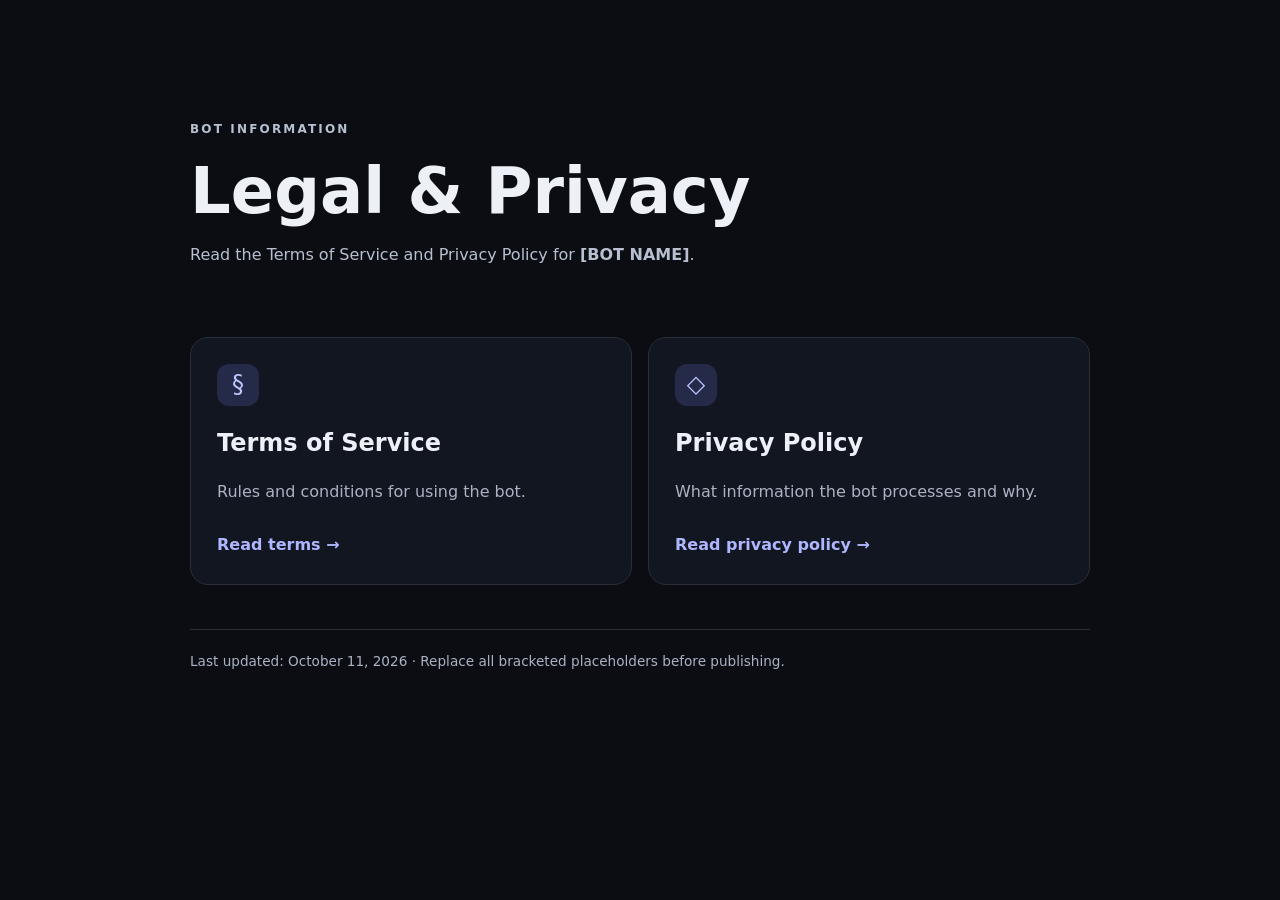
<file: index.html>
<!doctype html>
<html lang="en">
<head>
  <meta charset="utf-8">
  <meta name="viewport" content="width=device-width, initial-scale=1">
  <meta name="theme-color" content="#5865f2">
  <title>Bot Legal Information</title>
  <link rel="stylesheet" href="style.css">
</head>
<body>
  <main class="shell">
    <header class="hero">
      <p class="eyebrow">BOT INFORMATION</p>
      <h1>Legal &amp; Privacy</h1>
      <p>Read the Terms of Service and Privacy Policy for <strong>[BOT NAME]</strong>.</p>
    </header>
    <nav class="cards" aria-label="Legal pages">
      <a class="card" href="terms.html">
        <span class="symbol">§</span>
        <h2>Terms of Service</h2>
        <p>Rules and conditions for using the bot.</p>
        <span class="link-label">Read terms →</span>
      </a>
      <a class="card" href="privacy.html">
        <span class="symbol">◇</span>
        <h2>Privacy Policy</h2>
        <p>What information the bot processes and why.</p>
        <span class="link-label">Read privacy policy →</span>
      </a>
    </nav>
    <footer>Last updated: October 11, 2026 · Replace all bracketed placeholders before publishing.</footer>
  </main>
</body>
</html>
</file>
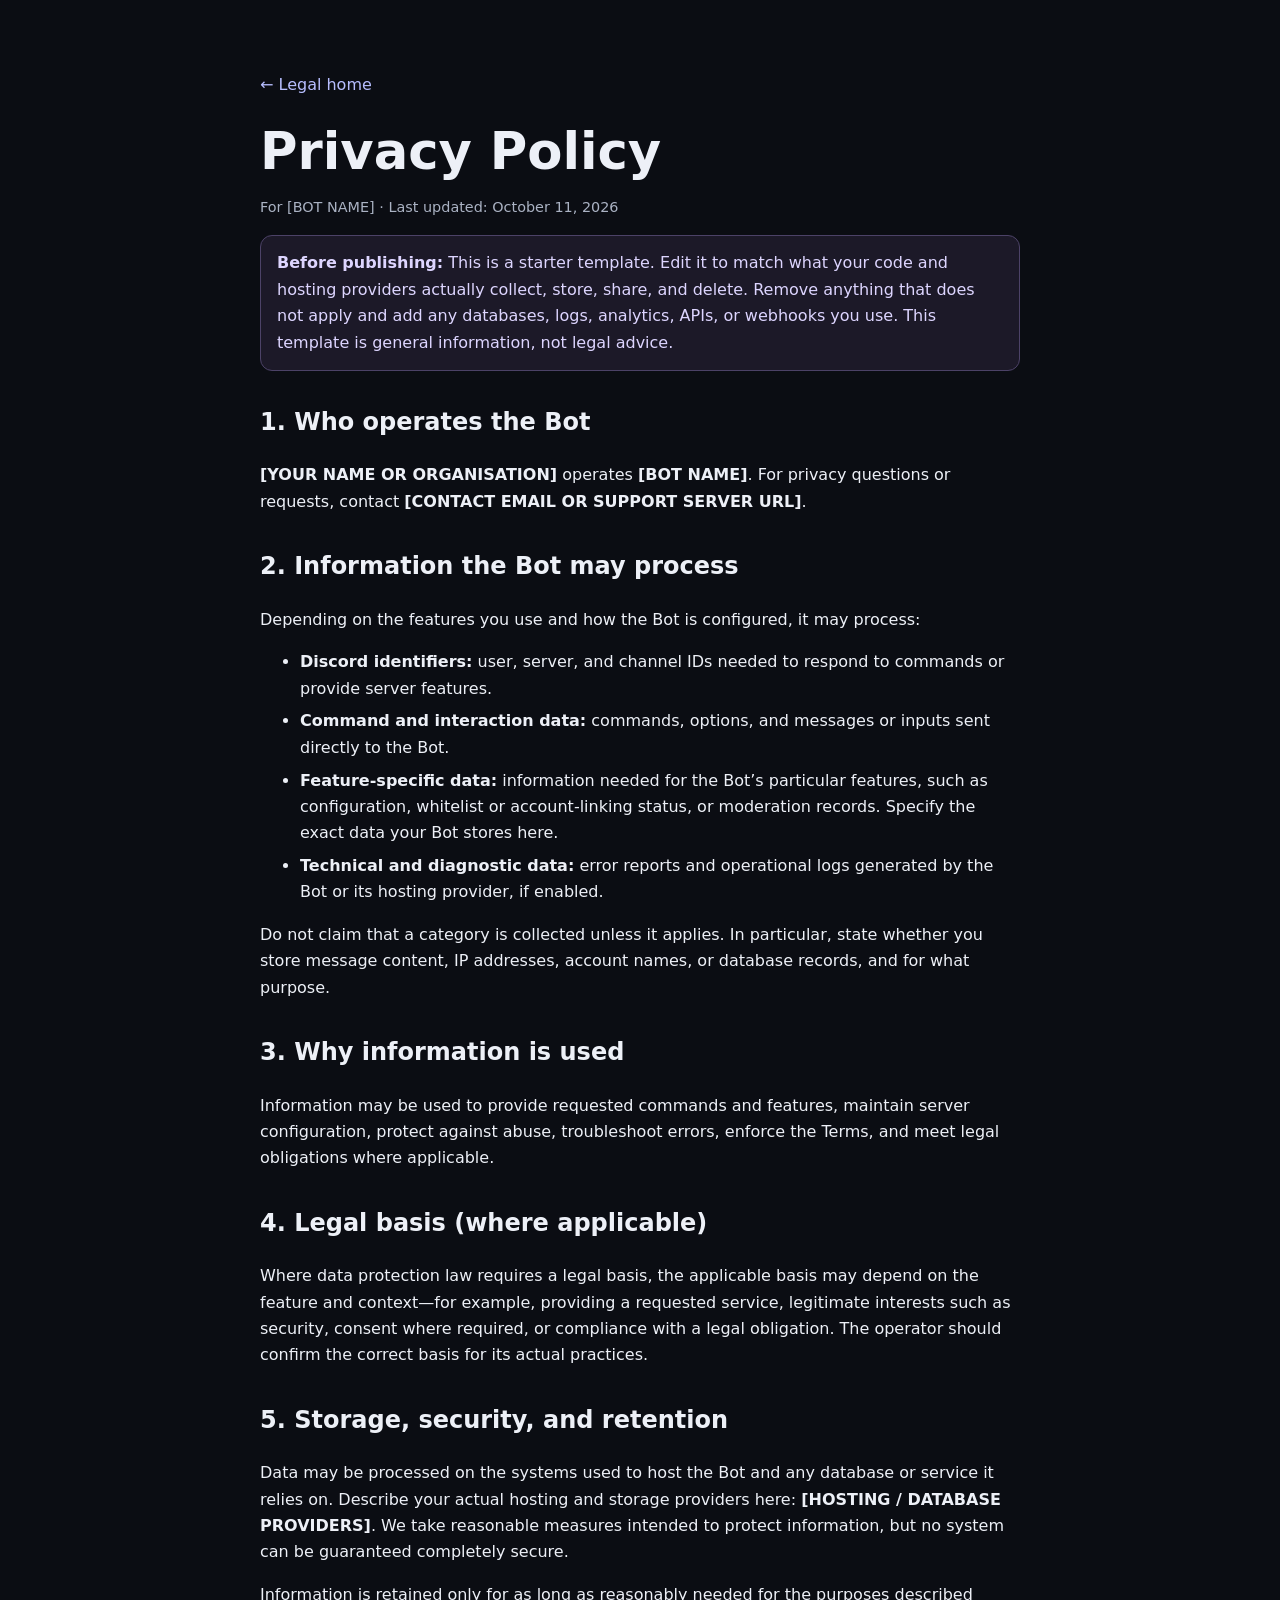
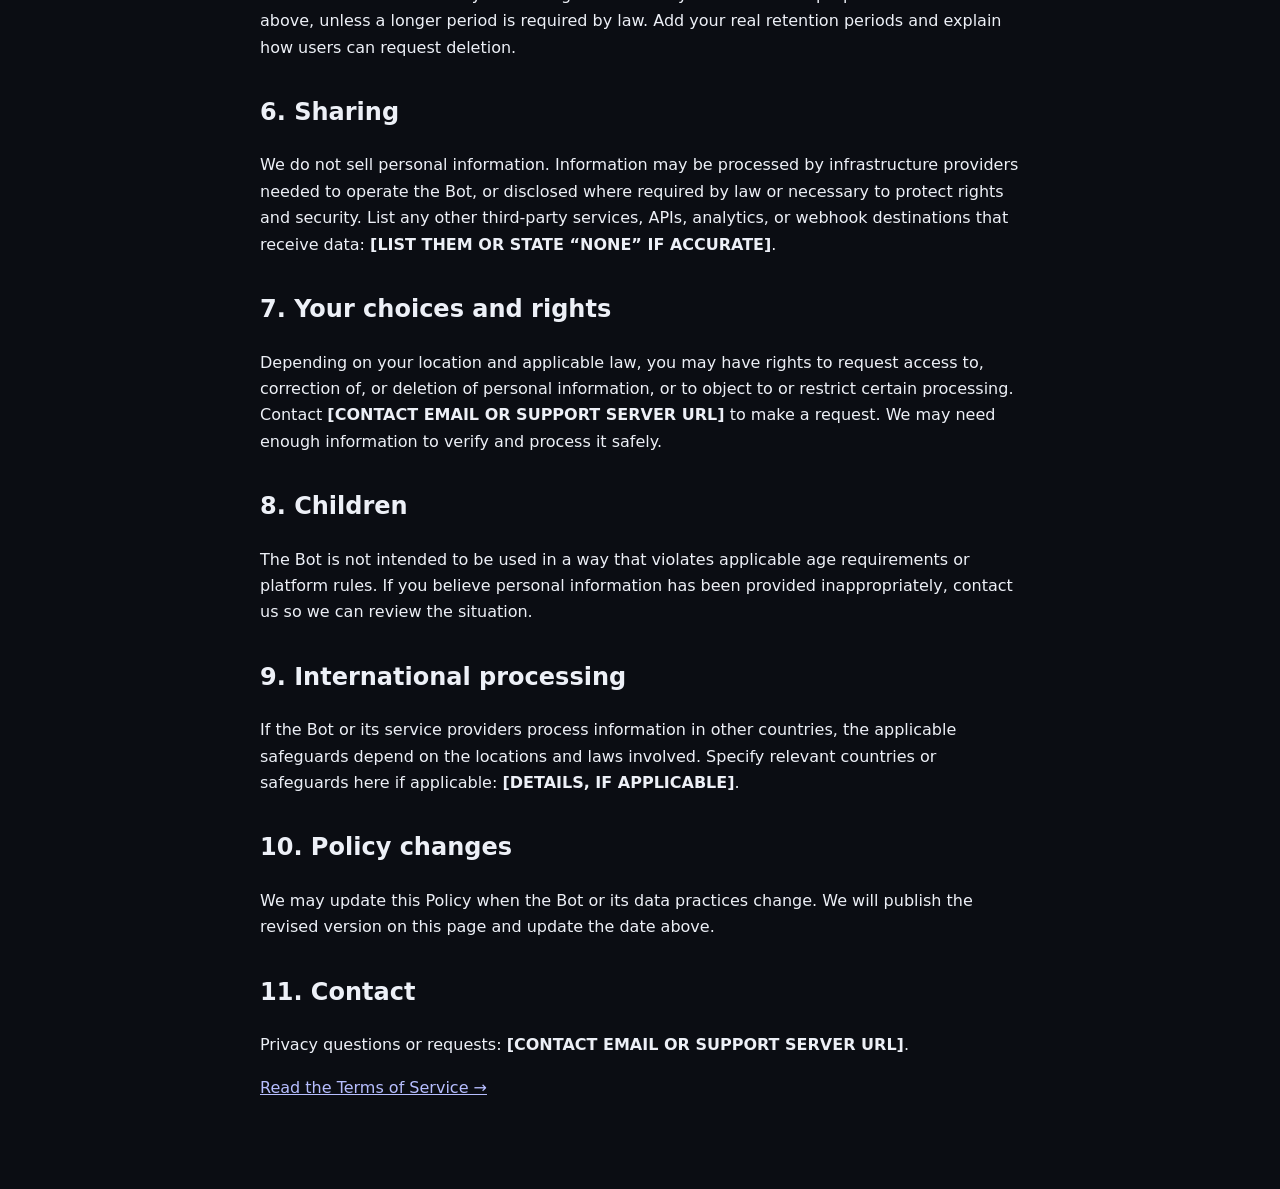
<file: privacy.html>
<!doctype html>
<html lang="en"><head><meta charset="utf-8"><meta name="viewport" content="width=device-width, initial-scale=1"><title>Privacy Policy — [BOT NAME]</title><link rel="stylesheet" href="style.css"></head>
<body><main class="shell"><article>
<a class="back" href="index.html">← Legal home</a>
<h1 class="document-title">Privacy Policy</h1>
<p class="updated">For [BOT NAME] · Last updated: October 11, 2026</p>
<p class="notice"><strong>Before publishing:</strong> This is a starter template. Edit it to match what your code and hosting providers actually collect, store, share, and delete. Remove anything that does not apply and add any databases, logs, analytics, APIs, or webhooks you use. This template is general information, not legal advice.</p>
<h2>1. Who operates the Bot</h2>
<p><strong>[YOUR NAME OR ORGANISATION]</strong> operates <strong>[BOT NAME]</strong>. For privacy questions or requests, contact <strong>[CONTACT EMAIL OR SUPPORT SERVER URL]</strong>.</p>
<h2>2. Information the Bot may process</h2>
<p>Depending on the features you use and how the Bot is configured, it may process:</p>
<ul>
<li><strong>Discord identifiers:</strong> user, server, and channel IDs needed to respond to commands or provide server features.</li>
<li><strong>Command and interaction data:</strong> commands, options, and messages or inputs sent directly to the Bot.</li>
<li><strong>Feature-specific data:</strong> information needed for the Bot’s particular features, such as configuration, whitelist or account-linking status, or moderation records. Specify the exact data your Bot stores here.</li>
<li><strong>Technical and diagnostic data:</strong> error reports and operational logs generated by the Bot or its hosting provider, if enabled.</li>
</ul>
<p>Do not claim that a category is collected unless it applies. In particular, state whether you store message content, IP addresses, account names, or database records, and for what purpose.</p>
<h2>3. Why information is used</h2>
<p>Information may be used to provide requested commands and features, maintain server configuration, protect against abuse, troubleshoot errors, enforce the Terms, and meet legal obligations where applicable.</p>
<h2>4. Legal basis (where applicable)</h2>
<p>Where data protection law requires a legal basis, the applicable basis may depend on the feature and context—for example, providing a requested service, legitimate interests such as security, consent where required, or compliance with a legal obligation. The operator should confirm the correct basis for its actual practices.</p>
<h2>5. Storage, security, and retention</h2>
<p>Data may be processed on the systems used to host the Bot and any database or service it relies on. Describe your actual hosting and storage providers here: <strong>[HOSTING / DATABASE PROVIDERS]</strong>. We take reasonable measures intended to protect information, but no system can be guaranteed completely secure.</p>
<p>Information is retained only for as long as reasonably needed for the purposes described above, unless a longer period is required by law. Add your real retention periods and explain how users can request deletion.</p>
<h2>6. Sharing</h2>
<p>We do not sell personal information. Information may be processed by infrastructure providers needed to operate the Bot, or disclosed where required by law or necessary to protect rights and security. List any other third-party services, APIs, analytics, or webhook destinations that receive data: <strong>[LIST THEM OR STATE “NONE” IF ACCURATE]</strong>.</p>
<h2>7. Your choices and rights</h2>
<p>Depending on your location and applicable law, you may have rights to request access to, correction of, or deletion of personal information, or to object to or restrict certain processing. Contact <strong>[CONTACT EMAIL OR SUPPORT SERVER URL]</strong> to make a request. We may need enough information to verify and process it safely.</p>
<h2>8. Children</h2>
<p>The Bot is not intended to be used in a way that violates applicable age requirements or platform rules. If you believe personal information has been provided inappropriately, contact us so we can review the situation.</p>
<h2>9. International processing</h2>
<p>If the Bot or its service providers process information in other countries, the applicable safeguards depend on the locations and laws involved. Specify relevant countries or safeguards here if applicable: <strong>[DETAILS, IF APPLICABLE]</strong>.</p>
<h2>10. Policy changes</h2>
<p>We may update this Policy when the Bot or its data practices change. We will publish the revised version on this page and update the date above.</p>
<h2>11. Contact</h2>
<p>Privacy questions or requests: <strong>[CONTACT EMAIL OR SUPPORT SERVER URL]</strong>.</p>
<p><a href="terms.html">Read the Terms of Service →</a></p>
</article></main></body></html>
</file>
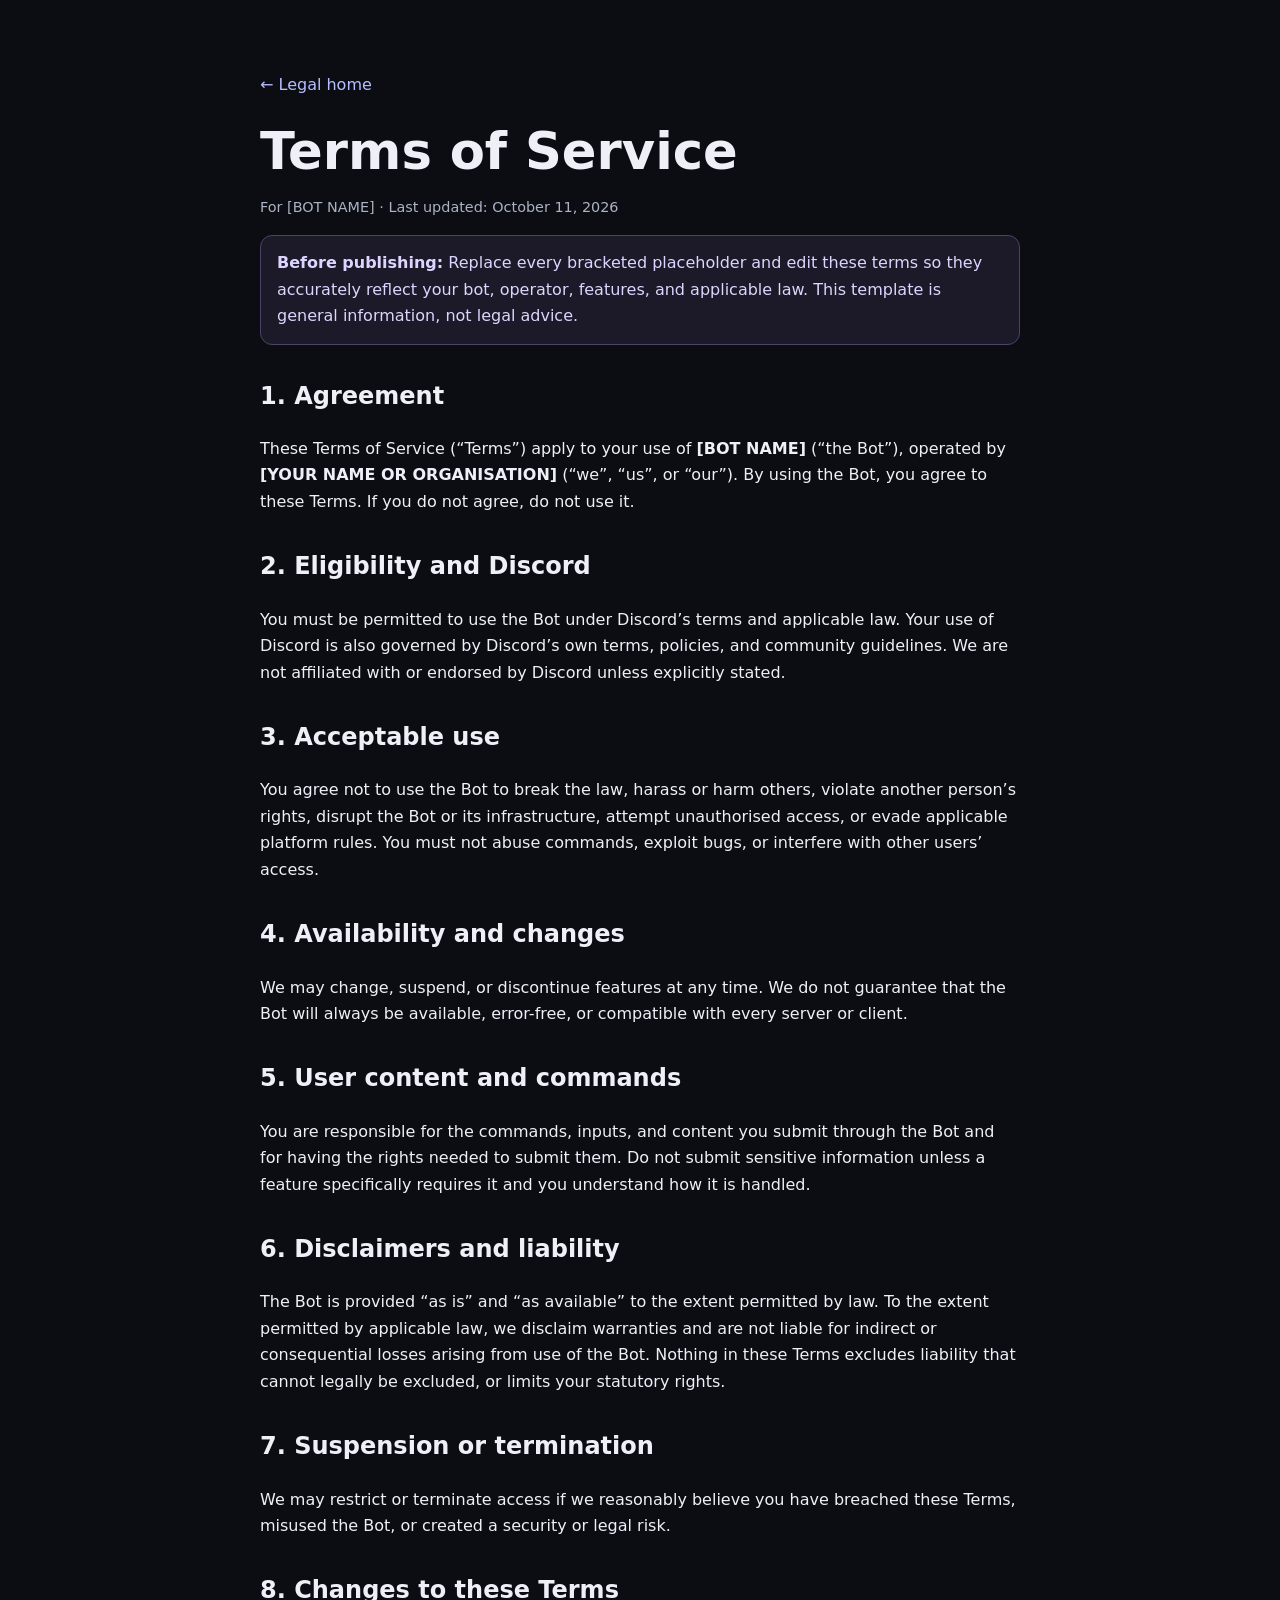
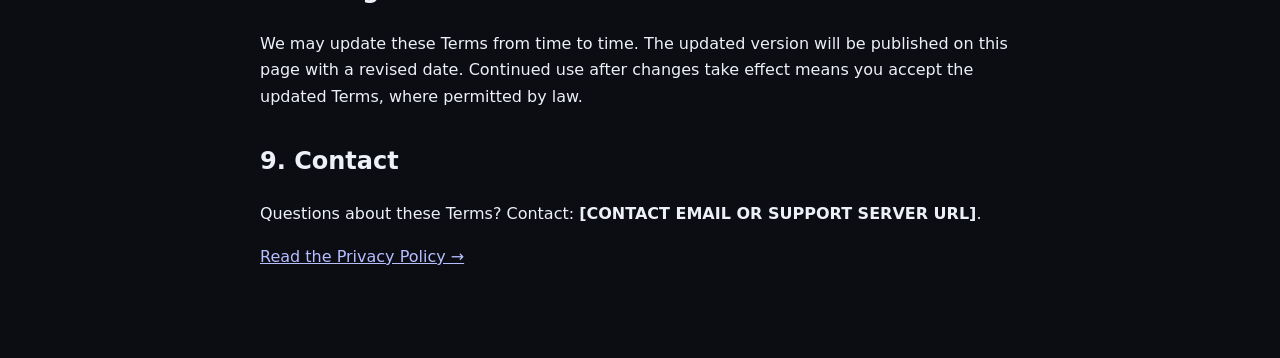
<file: terms.html>
<!doctype html>
<html lang="en"><head><meta charset="utf-8"><meta name="viewport" content="width=device-width, initial-scale=1"><title>Terms of Service — [BOT NAME]</title><link rel="stylesheet" href="style.css"></head>
<body><main class="shell"><article>
<a class="back" href="index.html">← Legal home</a>
<h1 class="document-title">Terms of Service</h1>
<p class="updated">For [BOT NAME] · Last updated: October 11, 2026</p>
<p class="notice"><strong>Before publishing:</strong> Replace every bracketed placeholder and edit these terms so they accurately reflect your bot, operator, features, and applicable law. This template is general information, not legal advice.</p>
<h2>1. Agreement</h2>
<p>These Terms of Service (“Terms”) apply to your use of <strong>[BOT NAME]</strong> (“the Bot”), operated by <strong>[YOUR NAME OR ORGANISATION]</strong> (“we”, “us”, or “our”). By using the Bot, you agree to these Terms. If you do not agree, do not use it.</p>
<h2>2. Eligibility and Discord</h2>
<p>You must be permitted to use the Bot under Discord’s terms and applicable law. Your use of Discord is also governed by Discord’s own terms, policies, and community guidelines. We are not affiliated with or endorsed by Discord unless explicitly stated.</p>
<h2>3. Acceptable use</h2>
<p>You agree not to use the Bot to break the law, harass or harm others, violate another person’s rights, disrupt the Bot or its infrastructure, attempt unauthorised access, or evade applicable platform rules. You must not abuse commands, exploit bugs, or interfere with other users’ access.</p>
<h2>4. Availability and changes</h2>
<p>We may change, suspend, or discontinue features at any time. We do not guarantee that the Bot will always be available, error-free, or compatible with every server or client.</p>
<h2>5. User content and commands</h2>
<p>You are responsible for the commands, inputs, and content you submit through the Bot and for having the rights needed to submit them. Do not submit sensitive information unless a feature specifically requires it and you understand how it is handled.</p>
<h2>6. Disclaimers and liability</h2>
<p>The Bot is provided “as is” and “as available” to the extent permitted by law. To the extent permitted by applicable law, we disclaim warranties and are not liable for indirect or consequential losses arising from use of the Bot. Nothing in these Terms excludes liability that cannot legally be excluded, or limits your statutory rights.</p>
<h2>7. Suspension or termination</h2>
<p>We may restrict or terminate access if we reasonably believe you have breached these Terms, misused the Bot, or created a security or legal risk.</p>
<h2>8. Changes to these Terms</h2>
<p>We may update these Terms from time to time. The updated version will be published on this page with a revised date. Continued use after changes take effect means you accept the updated Terms, where permitted by law.</p>
<h2>9. Contact</h2>
<p>Questions about these Terms? Contact: <strong>[CONTACT EMAIL OR SUPPORT SERVER URL]</strong>.</p>
<p><a href="privacy.html">Read the Privacy Policy →</a></p>
</article></main></body></html>
</file>
<file: style.css>
*{box-sizing:border-box}html{color-scheme:dark}body{margin:0;background:#0b0d13;color:#edf0f7;font:16px/1.65 system-ui,-apple-system,BlinkMacSystemFont,"Segoe UI",sans-serif}.shell{width:min(900px,calc(100% - 32px));margin:0 auto;padding:72px 0}.hero{padding:36px 0 28px}.eyebrow{font-size:.75rem;letter-spacing:.18em;color:#9ca8ff;font-weight:750}.hero h1{font-size:clamp(2.2rem,7vw,4rem);line-height:1.1;margin:.25em 0}.hero p{color:#b7bfd0;max-width:650px}.cards{display:grid;grid-template-columns:repeat(auto-fit,minmax(240px,1fr));gap:16px;margin:24px 0 44px}.card{display:block;padding:26px;border:1px solid #292e3b;border-radius:18px;background:#121620;color:inherit;text-decoration:none;transition:transform .15s,border-color .15s}.card:hover{transform:translateY(-3px);border-color:#747fff}.symbol{display:grid;place-items:center;width:42px;height:42px;border-radius:12px;background:#242a48;color:#bfc5ff;font-size:1.5rem}.card h2{margin:18px 0 8px}.card p,footer{color:#aab2c3}.link-label{display:inline-block;margin-top:10px;color:#aeb6ff;font-weight:700}footer{font-size:.85rem;border-top:1px solid #292e3b;padding-top:20px}article{max-width:760px;margin:auto}.back{color:#b7beff;text-decoration:none}.document-title{font-size:clamp(2rem,6vw,3.2rem);line-height:1.15;margin:24px 0 8px}.updated{color:#aab2c3;font-size:.9rem}.notice{padding:14px 16px;border:1px solid #4c4267;background:#1c1928;border-radius:12px;color:#ddd5ff}h2{margin-top:2rem}a{color:#b7beff}li{margin:.4rem 0}code{overflow-wrap:anywhere}
</file>
